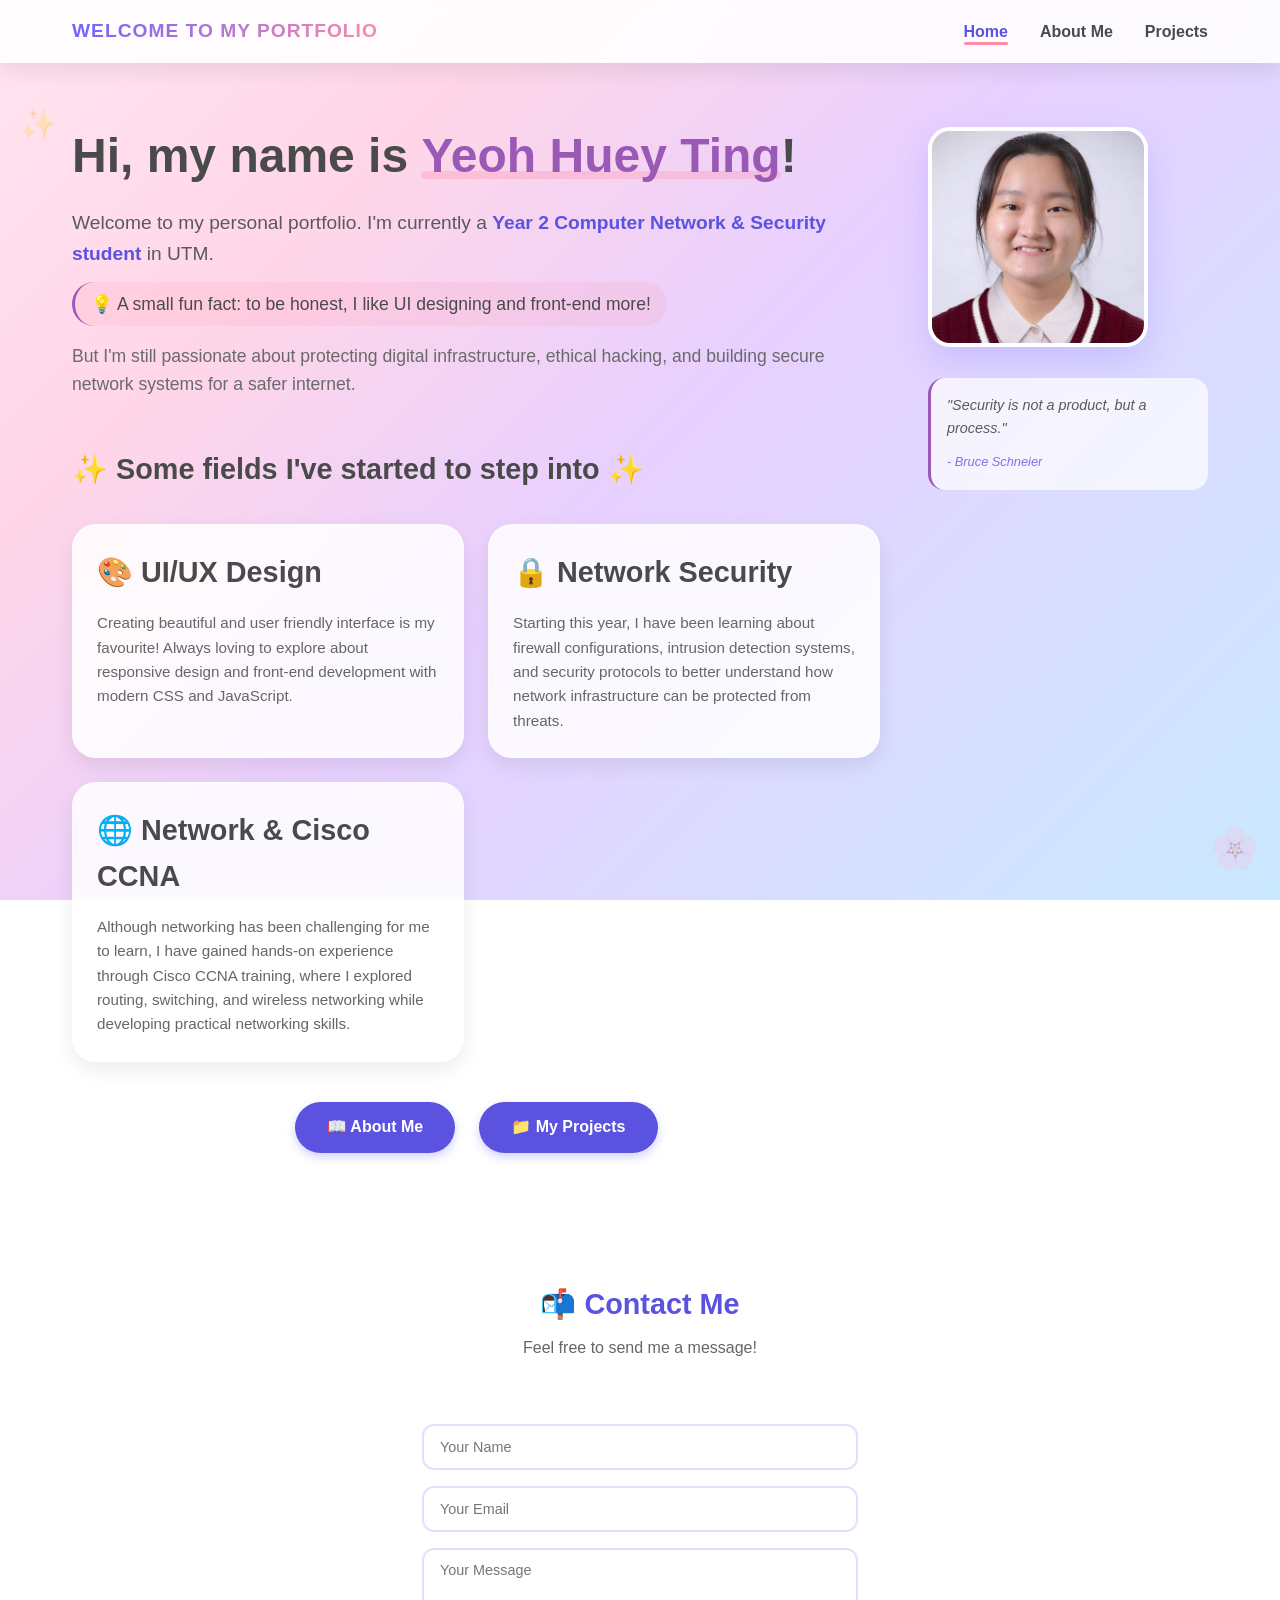
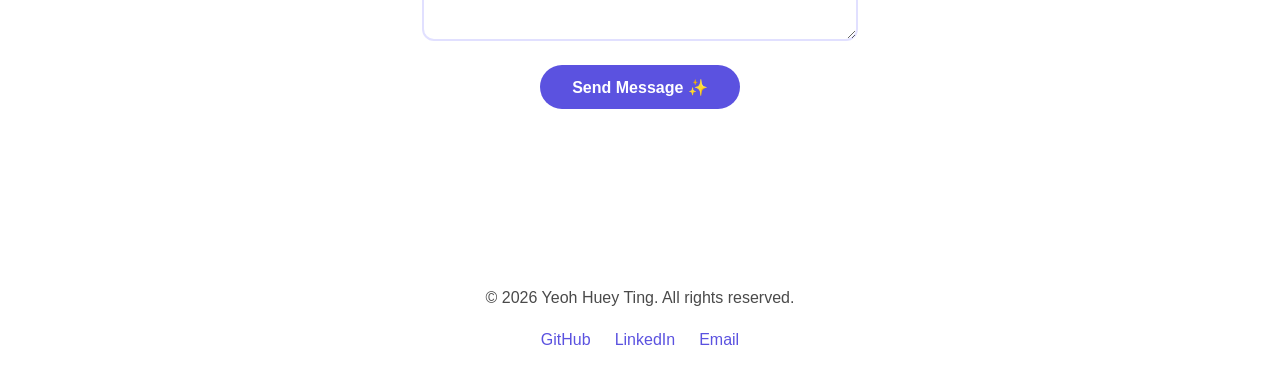
<file: index.html>
<!DOCTYPE html>
<html lang="en">
<head>
    <meta charset="UTF-8">
    <meta name="viewport" content="width=device-width, initial-scale=1.0">
    <meta name="description" content="Yeoh Huey Ting - Computer Network and Security student specializing in network infrastructure, cybersecurity, and ethical hacking">
    <title>Yeoh Huey Ting | Network & Security Student</title>
    <link rel="stylesheet" href="style.css">
</head>
<body>
    <header>
        <nav aria-label="Main navigation">
            <div class="logo">
                <a href="index.html">WELCOME TO MY PORTFOLIO</a>
            </div>
            <button class="mobile-menu-btn" aria-label="Toggle menu" aria-expanded="false">
                ☰
            </button>
            <ul class="nav-links">
                <li><a href="index.html" class="active">Home</a></li>
                <li><a href="aboutme.html">About Me</a></li>
                <li><a href="projects.html">Projects</a></li>
            </ul>
        </nav>
    </header>

    <main>
        <section class="intro">
            <div class="container">
                <div class="intro-wrapper">
                    <div class="intro-content">
                        <h1>Hi, my name is <span class="highlight">Yeoh Huey Ting</span>!</h1>
                        <p class="intro-text">Welcome to my personal portfolio. I'm currently a <strong>Year 2 Computer Network & Security student</strong> in UTM.</p>
                        <p class="fun-fact">💡 A small fun fact: to be honest, I like UI designing and front-end more!</p>
                        <p class="intro-subtitle">But I'm still passionate about protecting digital infrastructure, ethical hacking, and building secure network systems for a safer internet.</p>
                        
                        <div class="interests-section">
                            <h2 class="interests-caption">✨ Some fields I've started to step into ✨</h2>
                            <div class="interests-grid">
                                <div class="interest-card">
                                    <h2>🎨 UI/UX Design</h2>
                                    <p>Creating beautiful and user friendly interface is my favourite! Always loving to explore about responsive design and front-end development with modern CSS and JavaScript.</p>
                                </div>
                                <div class="interest-card">
                                    <h2>🔒 Network Security</h2>
                                    <p>Starting this year, I have been learning about firewall configurations, intrusion detection systems, and security protocols to better understand how network infrastructure can be protected from threats.</p>
                                </div>
                                <div class="interest-card">
                                    <h2>🌐 Network & Cisco CCNA</h2>
                                    <p>Although networking has been challenging for me to learn, I have gained hands-on experience through Cisco CCNA training, where I explored routing, switching, and wireless networking while developing practical networking skills.</p>
                                </div>
                            </div>
                        </div>
                        
                        <div class="nav-buttons">
                            <a href="aboutme.html" class="nav-btn">📖 About Me</a>
                            <a href="projects.html" class="nav-btn">📁 My Projects</a>
                        </div>
                    </div> 
                    
                    <aside class="profile-aside">
                        <img src="images/photo.jpg" alt="Yeoh Huey Ting - Computer Network and Security student" class="profile-photo" fetchpriority="high" width="220" height="220">
                            <div class="quote-box">
                                <p>"Security is not a product, but a process."</p>
                                <span>- Bruce Schneier</span>
                            </div>
                    </aside>
                </div>
            </div>
        </section>
    </main>

    <section class="contact-section">
    <div class="container">
        <h2>📬 Contact Me</h2>
        <p class="contact-subtitle">Feel free to send me a message!</p>
        
        <form id="contactForm" class="contact-form">
            <div class="form-group">
                <input type="text" id="name" placeholder="Your Name" required>
            </div>
            <div class="form-group">
                <input type="email" id="email" placeholder="Your Email" required>
            </div>
            <div class="form-group">
                <textarea id="message" rows="4" placeholder="Your Message" required></textarea>
            </div>
            <button type="submit" class="submit-btn">Send Message ✨</button>
            <p id="formMessage" class="form-message"></p>
        </form>
    </div>
    </section>
    
    <footer>
    <div class="container">
        <p>&copy; 2026 Yeoh Huey Ting. All rights reserved.</p>
        <div class="social-links">
            <a href="https://github.com/huey-ting12" target="_blank" rel="noopener noreferrer">GitHub</a>
            <a href="https://www.linkedin.com/in/yeoh-huey-ting-80794726b" target="_blank" rel="noopener noreferrer">LinkedIn</a>
            <a href="mailto:yeohbell@gmail.com" class="email-link">Email</a>
        </div>
    </div>
    </footer>

    <script src="script.js" defer></script>
</body>
</html>
</file>
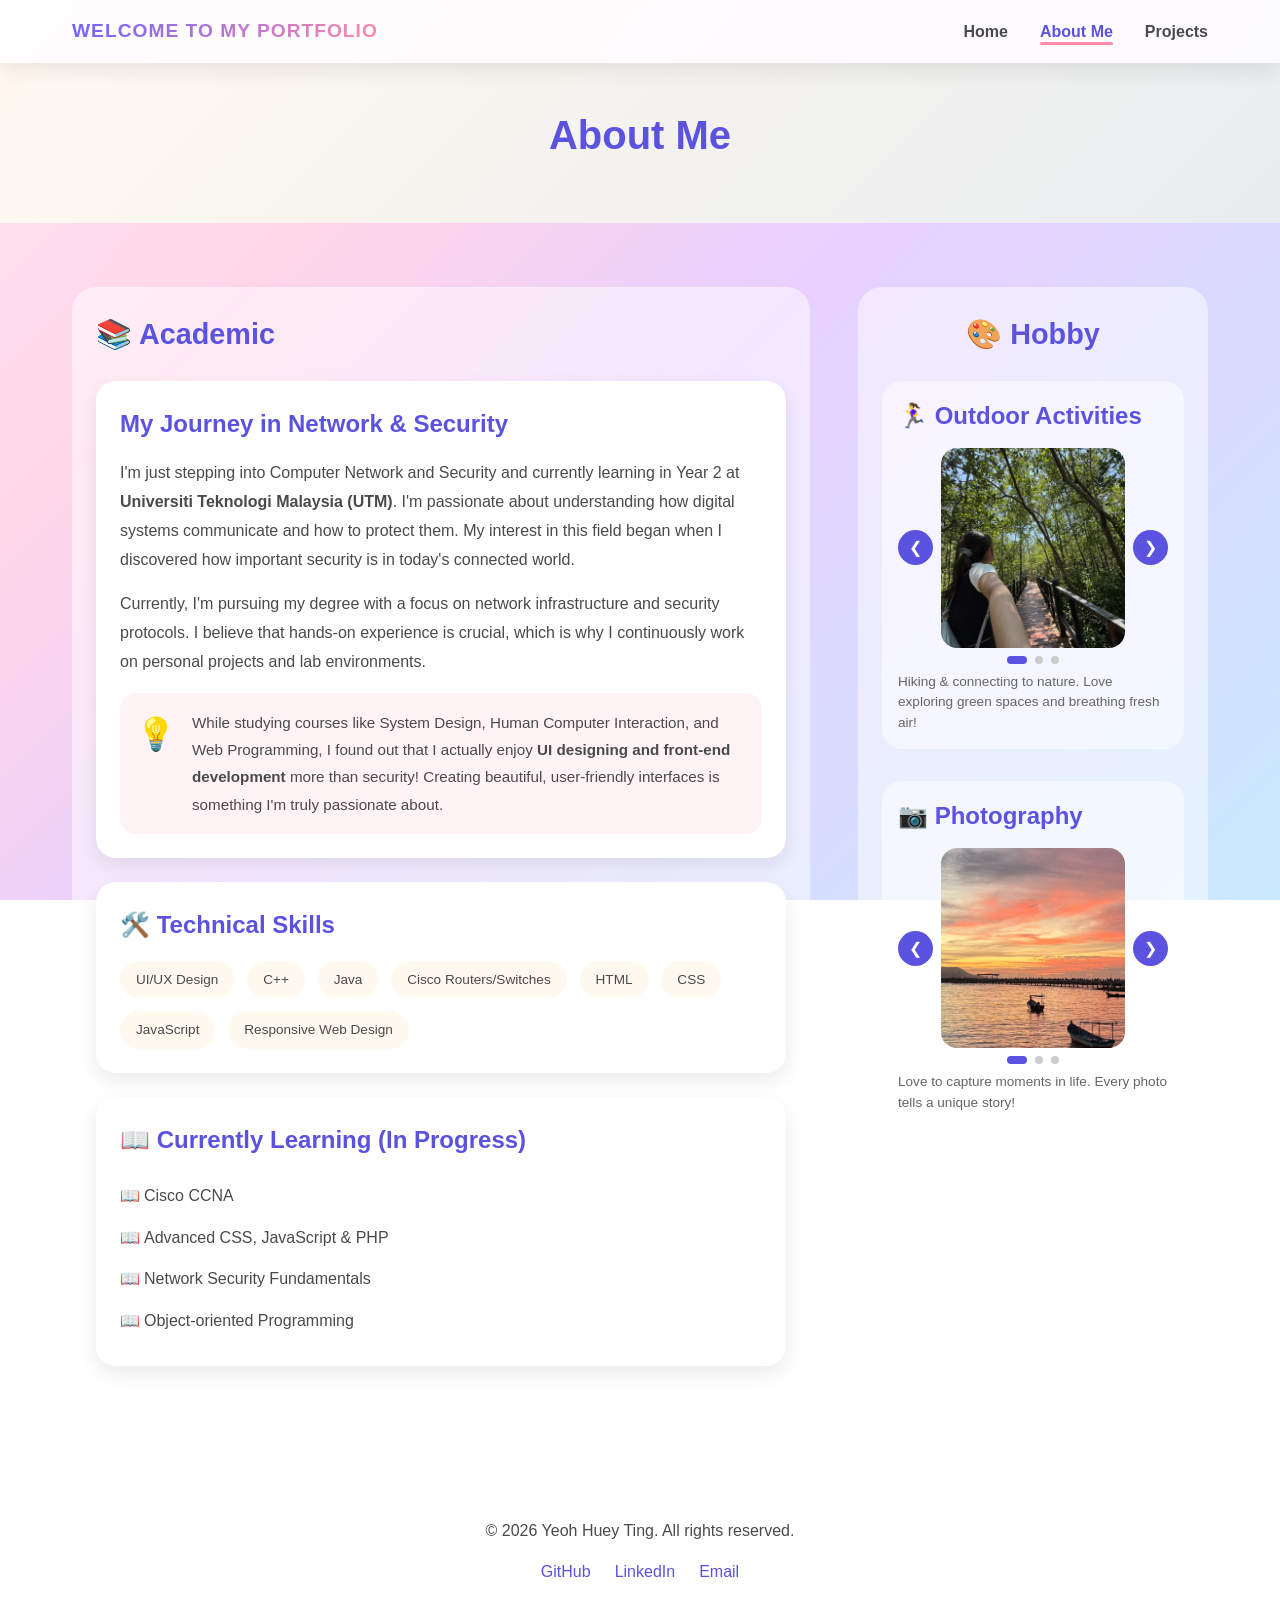
<file: aboutme.html>
<!DOCTYPE html>
<html lang="en">
<head>
    <meta charset="UTF-8">
    <meta name="viewport" content="width=device-width, initial-scale=1.0">
    <meta name="description" content="Learn about Yeoh Huey Ting's academic journey in Computer Network and Security, skills, and hobbies">
    <title>About Me | Yeoh Huey Ting</title>
    <link rel="stylesheet" href="style.css">
</head>
<body>
    <header>
        <nav aria-label="Main navigation">
            <div class="logo">
                <a href="index.html">WELCOME TO MY PORTFOLIO</a>
            </div>
            <button class="mobile-menu-btn" aria-label="Toggle menu" aria-expanded="false">
                ☰
            </button>
            <ul class="nav-links">
                <li><a href="index.html">Home</a></li>
                <li><a href="aboutme.html" class="active">About Me</a></li>
                <li><a href="projects.html">Projects</a></li>
            </ul>
        </nav>
    </header>

    <main>
        <section class="about-header">
            <div class="container">
                <h1>About Me</h1>
            </div>
        </section>

        <section class="about-content">
            <div class="container">
                <div class="about-grid">
                    <div class="about-text">
                        <div class="academic-section">
                            <h2>📚 Academic</h2>
                            
                            <div class="journey-box">
                                <h3>My Journey in Network & Security</h3>
                                <p>I'm just stepping into Computer Network and Security and currently learning in Year 2 at <strong>Universiti Teknologi Malaysia (UTM)</strong>. I'm passionate about understanding how digital systems communicate and how to protect them. My interest in this field began when I discovered how important security is in today's connected world.</p>
                                
                                <p>Currently, I'm pursuing my degree with a focus on network infrastructure and security protocols. I believe that hands-on experience is crucial, which is why I continuously work on personal projects and lab environments.</p>
                                
                                <div class="fun-fact-box">
                                    <span>💡</span>
                                    <p>While studying courses like System Design, Human Computer Interaction, and Web Programming, I found out that I actually enjoy <strong>UI designing and front-end development</strong> more than security! Creating beautiful, user-friendly interfaces is something I'm truly passionate about.</p>
                                </div>
                            </div>
                            
                            <div class="skills-box">
                                <h3>🛠️ Technical Skills</h3>
                                <div class="skills-tags">
                                    <span class="skill-tag">UI/UX Design</span>
                                    <span class="skill-tag">C++</span>
                                    <span class="skill-tag">Java</span>
                                    <span class="skill-tag">Cisco Routers/Switches</span>
                                    <span class="skill-tag">HTML</span>
                                    <span class="skill-tag">CSS</span>
                                    <span class="skill-tag">JavaScript</span>
                                    <span class="skill-tag">Responsive Web Design</span>
                                </div>
                            </div>
                            
                            <div class="learning-box">
                                <h3>📖 Currently Learning (In Progress)</h3>
                                <ul class="learning-list">
                                    <li>Cisco CCNA</li>
                                    <li>Advanced CSS, JavaScript & PHP</li>
                                    <li>Network Security Fundamentals</li>
                                    <li>Object-oriented Programming</li>
                                </ul>
                            </div>
                        </div>
                    </div>
                    
                    <div class="about-side">
                        <div class="hobby-section">
                            <h2>🎨 Hobby</h2>
                            
                            <div class="hobby-item-container">
                                <h3>🏃‍♀️ Outdoor Activities</h3>
                                <div class="hobby-gallery">
                                    <button class="gallery-prev" data-hobby="0">❮</button>
                                    <div class="gallery-slider" data-hobby="0">
                                        <div class="gallery-slide active">
                                            <img src="images/hobby1a.JPG" alt="Tanjung Piai">
                                        </div>
                                        <div class="gallery-slide">
                                            <img src="images/hobby1b.jpg" alt="Blue Lake of Kangkar Pulai">
                                        </div>
                                        <div class="gallery-slide">
                                            <img src="images/hobby1c.JPG" alt="Hiking for Rafflesia">
                                        </div>
                                    </div>
                                    <button class="gallery-next" data-hobby="0">❯</button>
                                </div>
                                <div class="gallery-dots" data-hobby="0">
                                    <span class="gallery-dot active" data-index="0"></span>
                                    <span class="gallery-dot" data-index="1"></span>
                                    <span class="gallery-dot" data-index="2"></span>
                                </div>
                                <p class="hobby-description">Hiking & connecting to nature. Love exploring green spaces and breathing fresh air!</p>
                            </div>
                            
                            <div class="hobby-item-container">
                                <h3>📷 Photography</h3>
                                <div class="hobby-gallery">
                                    <button class="gallery-prev" data-hobby="1">❮</button>
                                    <div class="gallery-slider" data-hobby="1">
                                        <div class="gallery-slide active">
                                            <img src="images/hobby2b.JPG" alt="Beautiful Sunset">
                                        </div>
                                        <div class="gallery-slide">
                                            <img src="images/hobby2a.JPG" alt="Penang Hill View">
                                        </div>
                                        <div class="gallery-slide">
                                            <img src="images/hobby2c.WEBP" alt="Best Jagung in Penang">
                                        </div>
                                    </div>
                                    <button class="gallery-next" data-hobby="1">❯</button>
                                </div>
                                <div class="gallery-dots" data-hobby="1">
                                    <span class="gallery-dot active" data-index="0"></span>
                                    <span class="gallery-dot" data-index="1"></span>
                                    <span class="gallery-dot" data-index="2"></span>
                                </div>
                                <p class="hobby-description">Love to capture moments in life. Every photo tells a unique story!</p>
                            </div>
                        </div>
                    </div>
                </div>
            </div>
        </section>
    </main>

    <footer>
    <div class="container">
        <p>&copy; 2026 Yeoh Huey Ting. All rights reserved.</p>
        <div class="social-links">
            <a href="https://github.com/huey-ting12" target="_blank" rel="noopener noreferrer">GitHub</a>
            <a href="https://www.linkedin.com/in/yeoh-huey-ting-80794726b" target="_blank" rel="noopener noreferrer">LinkedIn</a>
            <a href="mailto:yeohbell@gmail.com" class="email-link">Email</a>
        </div>
    </div>
    </footer>

    <script src="script.js" defer></script>
</body>
</html>
</file>
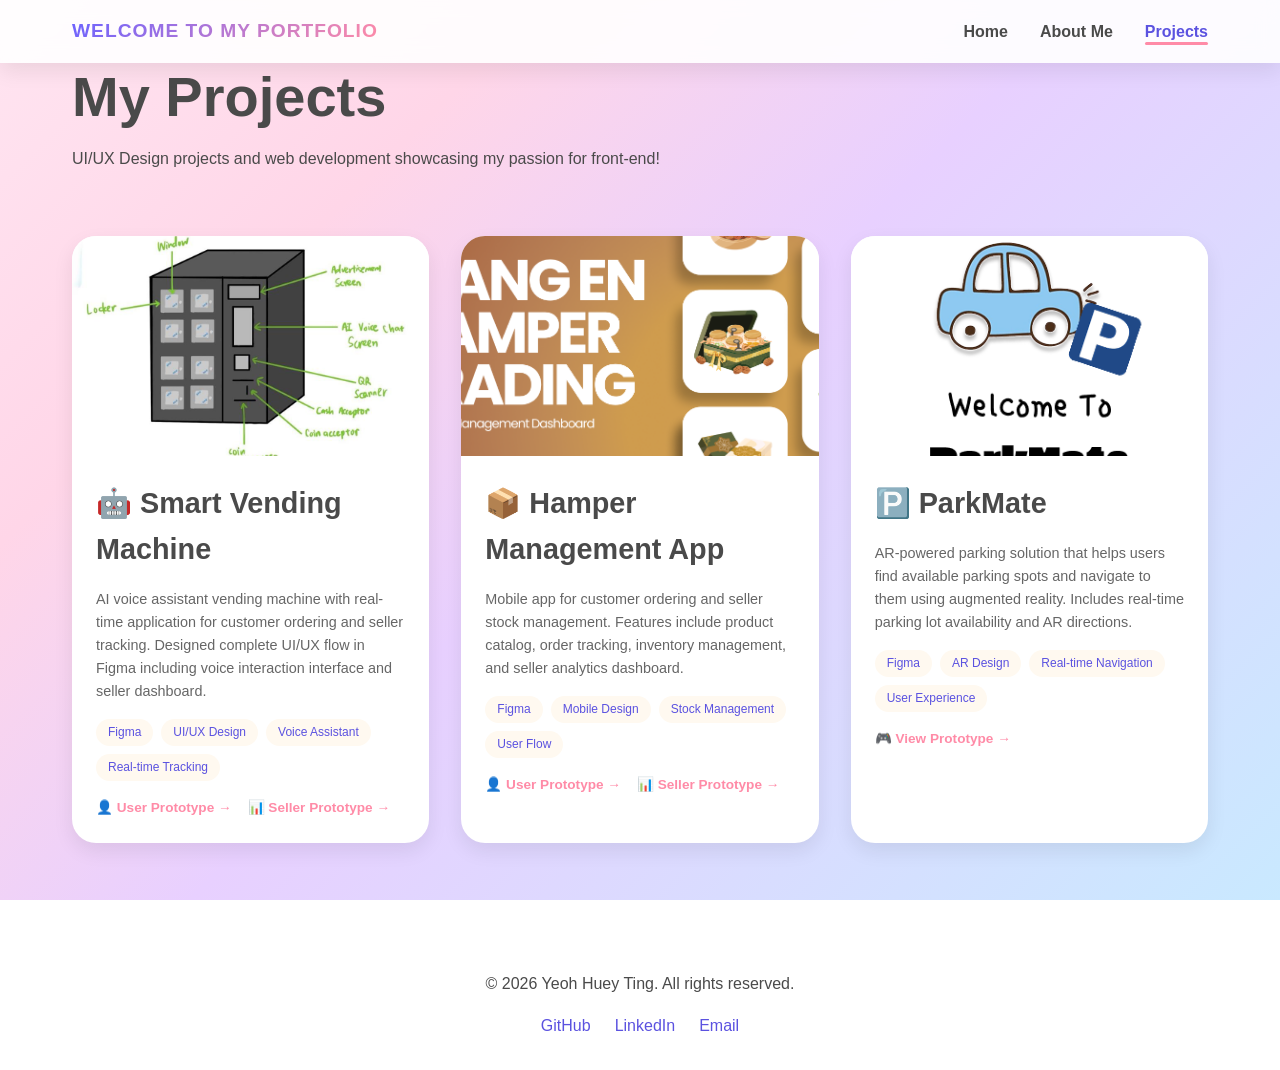
<file: projects.html>
<!DOCTYPE html>
<html lang="en">
<head>
    <meta charset="UTF-8">
    <meta name="viewport" content="width=device-width, initial-scale=1.0">
    <meta name="description" content="Explore Yeoh Huey Ting's UI/UX design projects including Smart Vending Machine, Hamper Trading App, and ParkMate">
    <title>Projects | Yeoh Huey Ting</title>
    <link rel="stylesheet" href="style.css">
</head>
<body>
    <header>
        <nav aria-label="Main navigation">
            <div class="logo">
                <a href="index.html">WELCOME TO MY PORTFOLIO</a>
            </div>
            <button class="mobile-menu-btn" aria-label="Toggle menu" aria-expanded="false">
                ☰
            </button>
            <ul class="nav-links">
                <li><a href="index.html">Home</a></li>
                <li><a href="aboutme.html">About Me</a></li>
                <li><a href="projects.html" class="active">Projects</a></li>
            </ul>
        </nav>
    </header>

    <main>
        <section class="projects-header">
            <div class="container">
                <h1>My Projects</h1>
                <p>UI/UX Design projects and web development showcasing my passion for front-end!</p>
            </div>
        </section>

        <section class="projects-grid-section">
            <div class="container">
                <div class="project-grid">
                    <!-- Project 1: Smart Vending Machine -->
                    <article class="project-card">
                        <div class="project-image">
                            <img src="images/vendingmachine.png" 
                                 alt="Smart Vending Machine with AI voice assistant - Figma design preview">
                        </div>
                        <div class="project-content">
                            <h2>🤖 Smart Vending Machine</h2>
                            <p>AI voice assistant vending machine with real-time application for customer ordering and seller tracking. Designed complete UI/UX flow in Figma including voice interaction interface and seller dashboard.</p>
                            <div class="project-tech">
                                <span class="tech-tag">Figma</span>
                                <span class="tech-tag">UI/UX Design</span>
                                <span class="tech-tag">Voice Assistant</span>
                                <span class="tech-tag">Real-time Tracking</span>
                            </div>
                            <div class="project-links">
                                <a href="https://www.figma.com/proto/IopBv62waKMyn7oi1KX059/User?node-id=1-423&t=pR5qW41lzTlzd41c-1" class="project-link" target="_blank">👤 User Prototype →</a>
                                <a href="https://www.figma.com/proto/lH2iHJLTuRD4NAYBeV7RVB/Seller?node-id=0-1&t=2fC2kehHvZWdckX1-1" class="project-link" target="_blank">📊 Seller Prototype →</a>
                            </div>
                        </div>
                    </article>

                    <!-- Project 2: Hamper Management App -->
                    <article class="project-card">
                        <div class="project-image">
                            <img src="images/hamper2.png" 
                                 alt="Hamper Trading Management App - Figma design for customer ordering">
                        </div>
                        <div class="project-content">
                            <h2>📦 Hamper Management App</h2>
                            <p>Mobile app for customer ordering and seller stock management. Features include product catalog, order tracking, inventory management, and seller analytics dashboard.</p>
                            <div class="project-tech">
                                <span class="tech-tag">Figma</span>
                                <span class="tech-tag">Mobile Design</span>
                                <span class="tech-tag">Stock Management</span>
                                <span class="tech-tag">User Flow</span>
                            </div>
                            <div class="project-links">
                                <a href="https://www.figma.com/proto/4FjSqANPjrx5QKHutVGqzz/Hamper-Ordering?node-id=0-1&t=VZgGRAINcn9Vgux6-1" class="project-link" target="_blank">👤 User Prototype →</a>
                                <a href="https://www.figma.com/proto/u6UZnwbfPORnd4LEZ3EZeP/Inventory-Management-system--Community-?node-id=0-1&t=jfZqyQ3kaVi7J1S2-1" class="project-link" target="_blank">📊 Seller Prototype →</a>
                            </div>
                        </div>
                    </article>

                    <!-- Project 3: ParkMate -->
                    <article class="project-card">
                        <div class="project-image">
                            <img src="images/ParkMate1.png" 
                                 alt="ParkMate - AR parking solution app design">
                        </div>
                        <div class="project-content">
                            <h2>🅿️ ParkMate</h2>
                            <p>AR-powered parking solution that helps users find available parking spots and navigate to them using augmented reality. Includes real-time parking lot availability and AR directions.</p>
                            <div class="project-tech">
                                <span class="tech-tag">Figma</span>
                                <span class="tech-tag">AR Design</span>
                                <span class="tech-tag">Real-time Navigation</span>
                                <span class="tech-tag">User Experience</span>
                            </div>
                            <div class="project-links">
                                <a href="https://www.figma.com/proto/0dZH1pbdCYCbmHTKx1VnnR/HCI-Final-Prototype?node-id=4-109&t=lY1RHDxqm1ZLirto-1" class="project-link" target="_blank">🎮 View Prototype →</a>
                            </div>
                        </div>
                    </article>
                </div>
            </div>
        </section>
    </main>

    <footer>
    <div class="container">
        <p>&copy; 2026 Yeoh Huey Ting. All rights reserved.</p>
        <div class="social-links">
            <a href="https://github.com/huey-ting12" target="_blank" rel="noopener noreferrer">GitHub</a>
            <a href="https://www.linkedin.com/in/yeoh-huey-ting-80794726b" target="_blank" rel="noopener noreferrer">LinkedIn</a>
            <a href="mailto:yeohbell@gmail.com" class="email-link">Email</a>
        </div>
    </div>
    </footer>

    <script src="script.js" defer></script>
</body>
</html>
</file>
<file: style.css>
* {
    margin: 0;
    padding: 0;
    box-sizing: border-box;
}

:root {
    --primary-color: #5B52E0;
    --secondary-color: #FF8BA7;
    --accent-color: #FFD166;
    --highlight-color: #9B59B6;
    --security-green: #06D6A0;
    --text-color: #4A4A4A;
    --light-bg: #FFF9F0;
    --white: #FFFFFF;
    --shadow: 0 8px 20px rgba(0, 0, 0, 0.08);
    --transition: all 0.3s ease;
    --gradient-bg: linear-gradient(135deg, #FFE5F1 0%, #FFD6E8 25%, #E8D0FF 50%, #C9E9FF 100%);
    --card-bg: rgba(255, 255, 255, 0.85);
}

body {
    font-family: 'Segoe UI', 'Quicksand', -apple-system, BlinkMacSystemFont, 'Poppins', sans-serif;
    line-height: 1.6;
    color: var(--text-color);
    display: grid;
    grid-template-rows: auto 1fr auto;
    min-height: 100vh;
    background: var(--gradient-bg);
    background-attachment: fixed;
}

.container {
    max-width: 1200px;
    margin: 0 auto;
    padding: 0 2rem;
}

h1 {
    font-size: 3.5rem;
    margin-bottom: 1rem;
    line-height: 1.2;
    font-weight: 700;
}

.highlight {
    color: var(--highlight-color);
    position: relative;
    display: inline-block;
}

.highlight::after {
    content: '';
    position: absolute;
    bottom: 5px;
    left: 0;
    right: 0;
    height: 8px;
    background: rgba(255, 139, 167, 0.3);
    z-index: -1;
    border-radius: 10px;
}

h2 {
    font-size: 1.8rem;
    margin-bottom: 1rem;
    font-weight: 600;
}

h3 {
    font-size: 1.5rem;
    margin-bottom: 0.75rem;
    font-weight: 600;
}

header {
    background: rgba(255, 255, 255, 0.9);
    backdrop-filter: blur(10px);
    box-shadow: var(--shadow);
    position: sticky;
    top: 0;
    z-index: 100;
}

nav {
    max-width: 1200px;
    margin: 0 auto;
    padding: 1rem 2rem;
    display: flex;
    justify-content: space-between;
    align-items: center;
}

.logo a {
    font-size: 1.2rem;
    font-weight: bold;
    text-decoration: none;
    color: var(--primary-color);
    transition: var(--transition);
    letter-spacing: 1px;
    background: linear-gradient(135deg, #6C63FF, #FF8BA7);
    background-clip: text;
    -webkit-background-clip: text;
    -webkit-text-fill-color: transparent;
}

.logo a:hover {
    transform: scale(1.05);
}

.nav-links {
    display: flex;
    gap: 2rem;
    list-style: none;
}

.nav-links a {
    text-decoration: none;
    color: var(--text-color);
    font-weight: 600;
    transition: var(--transition);
    position: relative;
}

.nav-links a::after {
    content: '';
    position: absolute;
    bottom: -5px;
    left: 0;
    width: 0;
    height: 3px;
    background: var(--secondary-color);
    transition: var(--transition);
    border-radius: 10px;
}

.nav-links a:hover::after,
.nav-links a.active::after {
    width: 100%;
}

.nav-links a:hover,
.nav-links a.active {
    color: var(--primary-color);
}

.mobile-menu-btn {
    display: none;
    background: none;
    border: none;
    font-size: 1.5rem;
    cursor: pointer;
    padding: 0.5rem;
    color: var(--primary-color);
}

.intro {
    padding: 4rem 0;
}

.intro-wrapper {
    display: grid;
    grid-template-columns: 1fr 280px;
    gap: 3rem;
    align-items: start;
}

.intro h1 {
    font-size: 3rem;
    margin-bottom: 1.5rem;
}

.intro-text {
    font-size: 1.2rem;
    margin-bottom: 0.75rem;
    color: #5a5a5a;
}

.intro-text strong {
    color: var(--primary-color);
    font-weight: 700;
}

.fun-fact {
    font-size: 1.1rem;
    margin-bottom: 1rem;
    padding: 0.5rem 1rem;
    background: rgba(255, 139, 167, 0.15);
    border-left: 3px solid var(--highlight-color);
    border-radius: 50px;
    display: inline-block;
}

.intro-subtitle {
    font-size: 1.1rem;
    max-width: 800px;
    margin-bottom: 3rem;
    color: #6a6a6a;
}

.interests-grid {
    display: grid;
    grid-template-columns: repeat(auto-fit, minmax(280px, 1fr));
    gap: 1.5rem;
    margin-top: 2rem;
}

.interest-card {
    background: var(--card-bg);
    backdrop-filter: blur(5px);
    padding: 1.5rem;
    border-radius: 24px;
    transition: var(--transition);
    box-shadow: var(--shadow);
    border: 1px solid rgba(255, 255, 255, 0.5);
}

.interest-card:hover {
    transform: translateY(-8px);
    box-shadow: 0 15px 35px rgba(108, 99, 255, 0.15);
}

.interest-card h3 {
    font-size: 1.4rem;
    margin-bottom: 0.8rem;
}

.interest-card p {
    font-size: 0.95rem;
    color: #666;
}

.profile-aside {
    position: sticky;
    top: 100px;
}

.profile-photo {
    width: 100%;
    max-width: 220px;
    height: auto;
    border-radius: 10%;
    object-position: center 10%;
    box-shadow: 0 15px 35px rgba(108, 99, 255, 0.2);
    transition: var(--transition);
    border: 4px solid white;
    object-fit: cover;
    aspect-ratio: 1 / 1;
}

.profile-photo:hover {
    transform: scale(1.02) rotate(2deg);
    box-shadow: 0 20px 40px rgba(108, 99, 255, 0.25);
}

.quote-box {
    margin-top: 1.5rem;
    padding: 1rem;
    background: rgba(255, 255, 255, 0.7);
    backdrop-filter: blur(5px);
    border-left: 3px solid var(--highlight-color);
    border-radius: 16px;
    font-style: italic;
}

.quote-box p {
    margin-bottom: 0.5rem;
    font-size: 0.9rem;
    color: #5a5a5a;
}

.quote-box span {
    font-size: 0.8rem;
    opacity: 0.8;
    color: var(--primary-color);
}

footer {
    background: rgba(255, 255, 255, 0.9);
    backdrop-filter: blur(10px);
    color: var(--text-color);
    padding: 2rem 0;
    text-align: center;
    margin-top: 2rem;
}

.social-links {
    margin-top: 1rem;
    display: flex;
    justify-content: center;
    gap: 1.5rem;
}

.social-links a {
    color: var(--primary-color);
    text-decoration: none;
    transition: var(--transition);
    font-weight: 500;
}

.social-links a:hover {
    color: var(--secondary-color);
    transform: translateY(-3px);
    display: inline-block;
}

.nav-buttons {
    display: flex;
    gap: 1.5rem;
    justify-content: center;
    margin-top: 2.5rem;
}

.nav-btn {
    display: inline-block;
    padding: 0.8rem 2rem;
    background: var(--primary-color);
    color: white;
    text-decoration: none;
    border-radius: 50px;
    font-weight: 600;
    transition: var(--transition);
    box-shadow: 0 4px 10px rgba(108, 99, 255, 0.3);
}

.nav-btn:hover {
    transform: translateY(-3px);
    background: var(--secondary-color);
    box-shadow: 0 6px 15px rgba(255, 139, 167, 0.4);
}

.nav-btn:active {
    transform: translateY(0);
}

.about-header {
    background: linear-gradient(135deg, var(--light-bg) 0%, #e9ecef 100%);
    padding: 3rem 0;
    text-align: center;
}

.about-header h1 {
    font-size: 2.5rem;
    color: var(--primary-color);
}

.project-header {
    background: linear-gradient(135deg, var(--light-bg) 0%, #e9ecef 100%);
    padding: 3rem 0;
    text-align: center;
}

.project-header h1 {
    font-size: 2.5rem;
    color: var(--primary-color);
    margin-bottom: 0.5rem;
}

.project-header p {
    color: #666;
    font-size: 1.1rem;
}

.project-grid {
    display: grid;
    grid-template-columns: repeat(auto-fit, minmax(350px, 1fr));
    gap: 2rem;
    padding: 4rem 0;
}

.project-card {
    background: var(--white);
    border-radius: 24px;
    overflow: hidden;
    box-shadow: var(--shadow);
    transition: var(--transition);
}

.project-card:hover {
    transform: translateY(-8px);
    box-shadow: 0 15px 35px rgba(108, 99, 255, 0.15);
}

.project-image {
    width: 100%;
    height: 220px;
    overflow: hidden;
}

.project-image img {
    width: 100%;
    height: 100%;
    object-fit: cover;
    transition: var(--transition);
}

.project-card:hover .project-image img {
    transform: scale(1.05);
}

.project-content {
    padding: 1.5rem;
}

.project-content h3 {
    font-size: 1.3rem;
    margin-bottom: 0.8rem;
    color: var(--primary-color);
}

.project-content p {
    font-size: 0.9rem;
    color: #666;
    line-height: 1.6;
    margin-bottom: 1rem;
}

.project-tech {
    display: flex;
    flex-wrap: wrap;
    gap: 0.5rem;
    margin: 1rem 0;
}

.tech-tag {
    background: var(--light-bg);
    padding: 0.25rem 0.75rem;
    border-radius: 50px;
    font-size: 0.75rem;
    font-weight: 500;
    color: var(--primary-color);
}

.project-links {
    display: flex;
    gap: 1rem;
    margin-top: 1rem;
}

.project-link {
    color: var(--secondary-color);
    text-decoration: none;
    font-size: 0.85rem;
    font-weight: 600;
    transition: var(--transition);
}

.project-link:hover {
    color: var(--primary-color);
    transform: translateX(3px);
}

.about-grid {
    display: grid;
    grid-template-columns: 1fr 350px;
    gap: 3rem;
    padding: 4rem 0;
}

.about-text {
    background: rgba(255, 255, 255, 0.5);
    padding: 1.5rem;
    border-radius: 24px;
}

.academic-section h2 {
    color: var(--primary-color);
    margin-bottom: 1.5rem;
    font-size: 1.8rem;
}

.journey-box {
    background: white;
    padding: 1.5rem;
    border-radius: 20px;
    margin-bottom: 1.5rem;
    box-shadow: var(--shadow);
}

.journey-box h3 {
    color: var(--primary-color);
    margin-bottom: 1rem;
}

.journey-box p {
    margin-bottom: 1rem;
    line-height: 1.8;
}

.fun-fact-box {
    background: rgba(255, 139, 167, 0.1);
    padding: 1rem;
    border-radius: 16px;
    display: flex;
    gap: 1rem;
    margin-top: 1rem;
}

.fun-fact-box span {
    font-size: 2rem;
}

.fun-fact-box p {
    margin: 0;
    font-size: 0.95rem;
}

.skills-box {
    background: white;
    padding: 1.5rem;
    border-radius: 20px;
    margin-bottom: 1.5rem;
    box-shadow: var(--shadow);
}

.skills-box h3 {
    color: var(--primary-color);
    margin-bottom: 1rem;
}

.skills-tags {
    display: flex;
    flex-wrap: wrap;
    gap: 0.8rem;
}

.skill-tag {
    background: var(--light-bg);
    padding: 0.5rem 1rem;
    border-radius: 50px;
    font-size: 0.85rem;
    font-weight: 500;
    transition: var(--transition);
}

.skill-tag:hover {
    background: var(--primary-color);
    color: white;
    transform: translateY(-2px);
}

.learning-box {
    background: white;
    padding: 1.5rem;
    border-radius: 20px;
    box-shadow: var(--shadow);
}

.learning-box h3 {
    color: var(--primary-color);
    margin-bottom: 1rem;
}

.learning-list {
    list-style: none;
    padding: 0;
}

.learning-list li {
    padding: 0.5rem 0;
    padding-left: 1.5rem;
    position: relative;
}

.learning-list li:before {
    content: "📖";
    position: absolute;
    left: 0;
}

.about-side {
    display: flex;
    flex-direction: column;
    gap: 2rem;
}

.profile-card {
    background: rgba(255, 255, 255, 0.5);
    padding: 1.5rem;
    border-radius: 24px;
    text-align: center;
}

.profile-image {
    width: 100%;
    max-width: 250px;
    height: auto;
    border-radius: 50%;
    margin: 0 auto 1.5rem;
    display: block;
    border: 4px solid white;
    box-shadow: var(--shadow);
}

.external-links {
    text-align: center;
}

.external-links h3 {
    color: var(--primary-color);
    margin-bottom: 1rem;
}

.external-link {
    display: block;
    margin: 0.8rem 0;
    color: var(--primary-color);
    text-decoration: none;
    font-weight: 500;
    transition: var(--transition);
}

.external-link:hover {
    color: var(--secondary-color);
    transform: translateX(5px);
}

.hobby-section {
    background: rgba(255, 255, 255, 0.5);
    padding: 1.5rem;
    border-radius: 24px;
}

.hobby-section h2 {
    color: var(--primary-color);
    margin-bottom: 1.5rem;
    text-align: center;
}

.hobby-item-container {
    margin-bottom: 2rem;
    background: rgba(255, 255, 255, 0.5);
    padding: 1rem;
    border-radius: 20px;
}

.hobby-item-container h3 {
    margin-bottom: 0.8rem;
    color: var(--primary-color);
}

.hobby-gallery {
    position: relative;
    display: flex;
    align-items: center;
    gap: 0.5rem;
    margin-bottom: 0.5rem;
}

.gallery-prev, .gallery-next {
    background: var(--primary-color);
    color: white;
    border: none;
    width: 35px;
    height: 35px;
    border-radius: 50%;
    cursor: pointer;
    font-size: 1rem;
    transition: var(--transition);
    display: flex;
    align-items: center;
    justify-content: center;
    flex-shrink: 0;
}

.gallery-prev:hover, .gallery-next:hover {
    background: var(--secondary-color);
    transform: scale(1.05);
}

.gallery-slider {
    flex: 1;
    position: relative;
    height: 200px;
    overflow: hidden;
    border-radius: 16px;
}

.gallery-slide {
    display: none;
    width: 100%;
    height: 100%;
    animation: fadeIn 0.3s ease;
}

.gallery-slide.active {
    display: block;
}

.gallery-slide img {
    width: 100%;
    height: 100%;
    object-fit: cover;
}

.gallery-dots {
    display: flex;
    justify-content: center;
    gap: 0.5rem;
    margin: 0.5rem 0;
}

.gallery-dot {
    width: 8px;
    height: 8px;
    border-radius: 50%;
    background: #ccc;
    cursor: pointer;
    transition: var(--transition);
}

.gallery-dot.active {
    background: var(--primary-color);
    width: 20px;
    border-radius: 10px;
}

.hobby-description {
    font-size: 0.85rem;
    color: #666;
    margin-top: 0.5rem;
    line-height: 1.5;
}

.hobby-link {
    color: var(--secondary-color);
    text-decoration: none;
    font-weight: 500;
}

.hobby-link:hover {
    text-decoration: underline;
}

.intro::before {
    content: '🌸';
    position: fixed;
    bottom: 20px;
    right: 20px;
    font-size: 40px;
    opacity: 0.3;
    pointer-events: none;
    z-index: 999;
}

.intro::after {
    content: '✨';
    position: fixed;
    top: 100px;
    left: 20px;
    font-size: 30px;
    opacity: 0.3;
    pointer-events: none;
    z-index: 999;
}

.connect-buttons {
    display: flex;
    gap: 1rem;
    justify-content: center;
    margin-top: 0.5rem;
}

.connect-btn {
    display: inline-flex;
    align-items: center;
    gap: 0.5rem;
    padding: 0.6rem 1.2rem;
    border-radius: 50px;
    text-decoration: none;
    font-weight: 600;
    transition: var(--transition);
    font-size: 0.9rem;
}

.connect-btn span {
    font-size: 1.2rem;
}

.github-btn {
    background: #24292e;
    color: white;
}

.github-btn:hover {
    background: #3a3f44;
    transform: translateY(-2px);
}

.linkedin-btn {
    background: #0077b5;
    color: white;
}

.linkedin-btn:hover {
    background: #0088cc;
    transform: translateY(-2px);
}

.contact-section {
    padding: 4rem 0;
    text-align: center;
}

.contact-section h2 {
    color: var(--primary-color);
    margin-bottom: 0.5rem;
}

.contact-subtitle {
    color: #666;
    margin-bottom: 2rem;
}

.contact-form {
    max-width: 500px;
    margin: 0 auto;
    background: rgba(255, 255, 255, 0.5);
    padding: 2rem;
    border-radius: 24px;
    backdrop-filter: blur(5px);
}

.form-group {
    margin-bottom: 1rem;
}

.form-group input,
.form-group textarea {
    width: 100%;
    padding: 0.8rem 1rem;
    border: 2px solid rgba(108, 99, 255, 0.2);
    border-radius: 12px;
    font-family: inherit;
    font-size: 0.9rem;
    transition: var(--transition);
    background: white;
}

.form-group input:focus,
.form-group textarea:focus {
    outline: none;
    border-color: var(--primary-color);
    box-shadow: 0 0 0 3px rgba(108, 99, 255, 0.1);
}

.submit-btn {
    background: var(--primary-color);
    color: white;
    border: none;
    padding: 0.8rem 2rem;
    border-radius: 50px;
    font-size: 1rem;
    font-weight: 600;
    cursor: pointer;
    transition: var(--transition);
}

.submit-btn:hover {
    background: var(--secondary-color);
    transform: translateY(-2px);
}

.form-message {
    margin-top: 1rem;
    font-size: 0.85rem;
}

.form-message.success {
    color: var(--security-green);
}

.form-message.error {
    color: #e74c3c;
}

.demo-note {
    font-size: 0.75rem;
    color: #999;
    margin-top: 1rem;
    text-align: center;
}

@keyframes fadeIn {
    from {
        opacity: 0;
        transform: translateX(20px);
    }
    to {
        opacity: 1;
        transform: translateX(0);
    }
}

@media (max-width: 768px) {
    .container {
        padding: 0 1rem;
    }

    h1 {
        font-size: 2rem;
    }
    
    .intro h1 {
        font-size: 2rem;
    }

    h2 {
        font-size: 1.5rem;
    }

    .mobile-menu-btn {
        display: block;
    }

    .nav-links {
        display: none;
        flex-direction: column;
        position: absolute;
        top: 100%;
        left: 0;
        right: 0;
        background: rgba(255, 255, 255, 0.95);
        backdrop-filter: blur(10px);
        padding: 1rem;
        box-shadow: var(--shadow);
        text-align: center;
    }

    .nav-links.active {
        display: flex;
    }

    .intro-wrapper {
        grid-template-columns: 1fr;
        gap: 2rem;
    }
    
    .profile-aside {
        position: static;
        text-align: center;
    }
    
    .profile-photo {
        max-width: 180px;
        margin: 0 auto;
    }

    .interests-grid {
        grid-template-columns: 1fr;
        gap: 1.5rem;
    }
    
    .intro-text {
        font-size: 1rem;
    }
    
    .fun-fact {
        font-size: 0.9rem;
    }

    .nav-buttons {
        flex-direction: column;
        gap: 1rem;
        align-items: center;
    }
    
    .nav-btn {
        padding: 0.7rem 1.5rem;
        width: 80%;
        text-align: center;
    }

    .about-grid {
        grid-template-columns: 1fr;
        gap: 2rem;
    }
    
    .about-text {
        order: 2;
    }
    
    .about-side {
        order: 1;
    }
    
    .skills-tags {
        justify-content: center;
    }

    .project-grid {
        grid-template-columns: 1fr;
        gap: 1.5rem;
        padding: 2rem 0;
    }
    
    .project-image {
        height: 180px;
    }

    .gallery-slider {
        height: 180px;
    }
    
    .gallery-prev, .gallery-next {
        width: 30px;
        height: 30px;
        font-size: 0.8rem;
    }

    .connect-buttons {
        flex-direction: column;
        align-items: center;
    }
    
    .connect-btn {
        width: 80%;
        justify-content: center;
    }
}

@media (max-width: 480px) {
    h1 {
        font-size: 1.6rem;
    }

    .intro {
        padding: 2rem 0;
    }
    
    .profile-photo {
        max-width: 150px;
    }
}

@media (prefers-reduced-motion: reduce) {
    * {
        animation-duration: 0.01ms !important;
        animation-iteration-count: 1 !important;
        transition-duration: 0.01ms !important;
    }
}

a:focus,
button:focus {
    outline: 2px solid var(--primary-color);
    outline-offset: 2px;
    border-radius: 8px;
}

::-webkit-scrollbar {
    width: 10px;
}

::-webkit-scrollbar-track {
    background: #FFE5F1;
    border-radius: 10px;
}

::-webkit-scrollbar-thumb {
    background: var(--primary-color);
    border-radius: 10px;
}

::-webkit-scrollbar-thumb:hover {
    background: var(--secondary-color);
}
</file>
